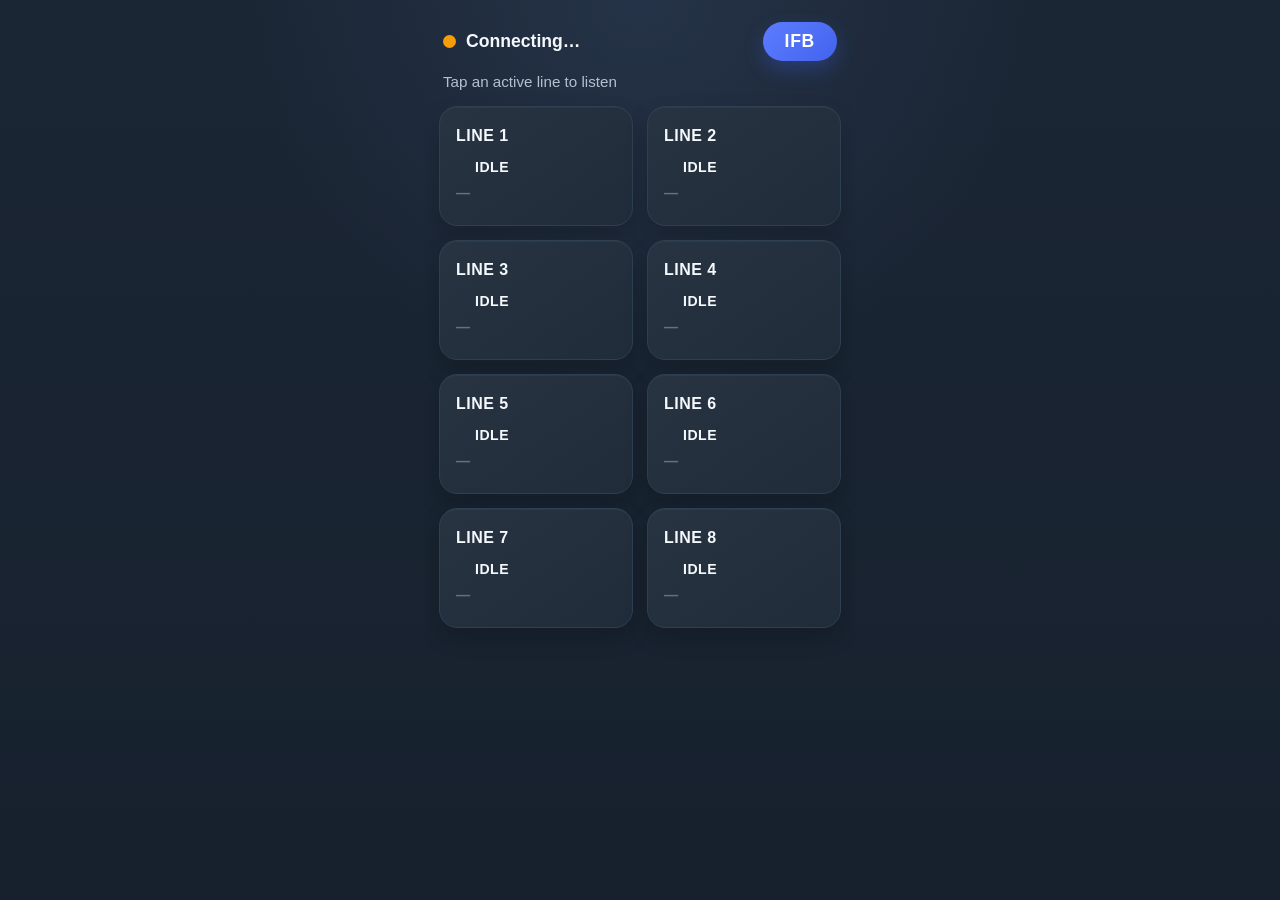
<file: templates/ifb.html>
<!DOCTYPE html>
<html lang="en">
<head>
  <meta charset="UTF-8">
  <meta name="viewport" content="width=device-width, initial-scale=1.0, maximum-scale=1.0, user-scalable=no">
  <meta name="mobile-web-app-capable" content="yes">
  <meta name="apple-mobile-web-app-capable" content="yes">
  <meta name="apple-mobile-web-app-status-bar-style" content="black-translucent">
  <meta name="apple-mobile-web-app-title" content="ProComm IFB">
  <meta name="theme-color" content="#111111">
  <title>ProComm IFB</title>
  <link rel="stylesheet" href="/static/css/ifb.css">
</head>
<body>

<!-- ── Status bar ──────────────────────────────────────────────── -->
<div id="status-bar">
  <span id="status-dot" class="dot dot-connecting"></span>
  <span id="status-text">Connecting…</span>
  <span class="ifb-badge">IFB</span>
</div>

<!-- ── Monitor bar (visible when listening) ────────────────────── -->
<div id="monitor-bar" class="hidden">
  <span class="monitor-pulse"></span>
  <span id="monitor-bar-text">Monitoring Line —</span>
  <button id="btn-stop">Stop</button>
</div>

<!-- ── Hint text ───────────────────────────────────────────────── -->
<div id="hint-text">Tap an active line to listen</div>

<!-- ── Lines grid ──────────────────────────────────────────────── -->
<div id="lines-grid">
  <!-- Cards are built by ifb.js -->
</div>

<!-- ── Toast ────────────────────────────────────────────────────── -->
<div id="toast" class="hidden"></div>

<script src="/static/js/socket.io.min.js"></script>
<script src="/static/js/ifb.js"></script>
</body>
</html>
</file>
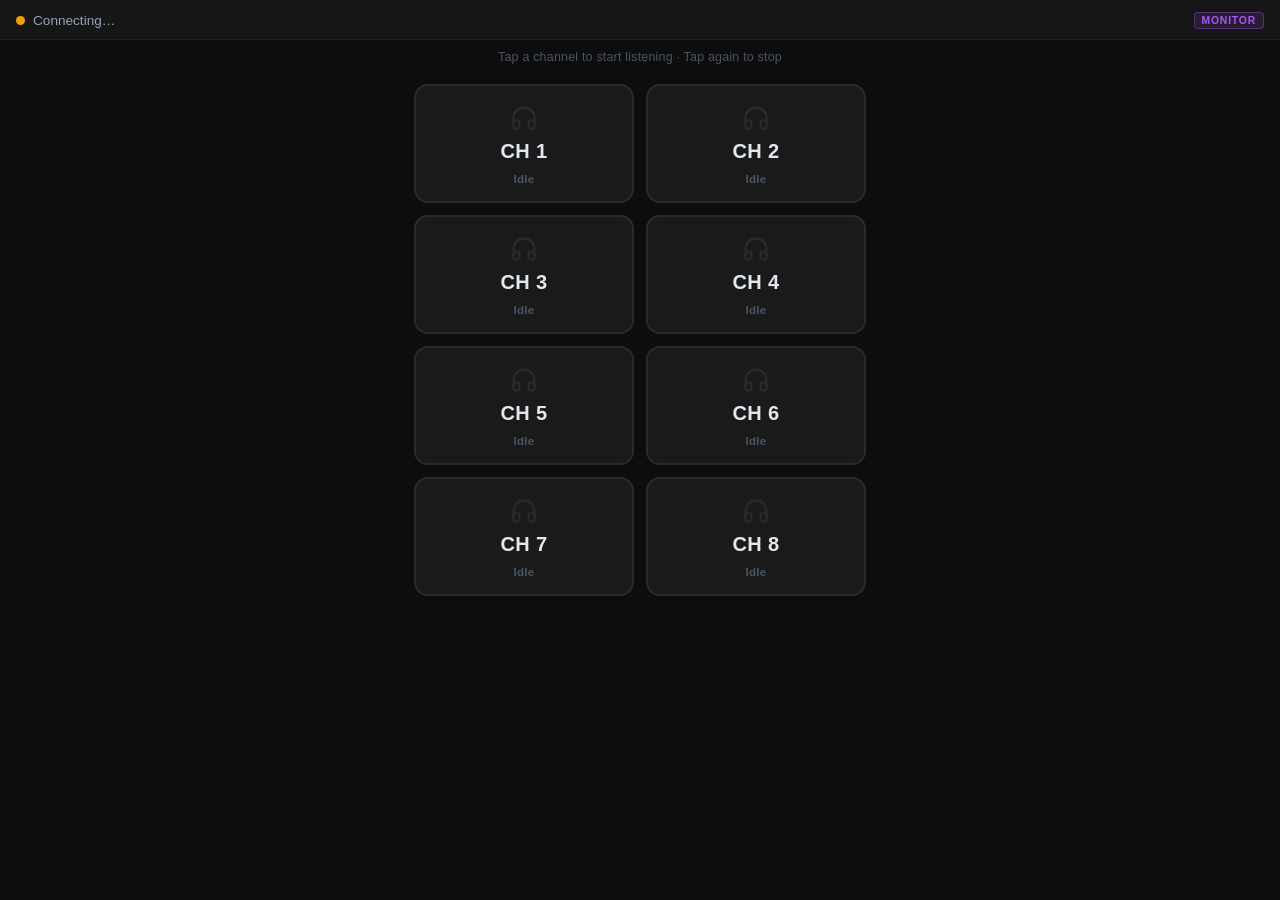
<file: templates/monitor.html>
<!DOCTYPE html>
<html lang="en">
<head>
  <meta charset="UTF-8">
  <meta name="viewport" content="width=device-width, initial-scale=1.0, maximum-scale=1.0, user-scalable=no">
  <meta name="mobile-web-app-capable" content="yes">
  <meta name="apple-mobile-web-app-capable" content="yes">
  <meta name="apple-mobile-web-app-status-bar-style" content="black-translucent">
  <meta name="apple-mobile-web-app-title" content="Interview Monitor">
  <meta name="theme-color" content="#111111">
  <title>ProComm Interview Monitor</title>
  <link rel="stylesheet" href="/static/css/monitor.css?v=20260610">
</head>
<body>

<!-- ── Status bar ──────────────────────────────────────────────────────── -->
<div id="status-bar">
  <span id="status-dot" class="dot dot-connecting"></span>
  <span id="status-text">Connecting…</span>
  <span class="badge">MONITOR</span>
</div>

<!-- ── Hint text ───────────────────────────────────────────────────────── -->
<div id="hint-text">Tap a channel to start listening · Tap again to stop</div>

<!-- ── Channel grid ────────────────────────────────────────────────────── -->
<div id="channel-grid">
  <!-- Cards built by monitor.js -->
</div>

<!-- ── Active bar (shows how many channels are live) ──────────────────── -->
<div id="active-bar" class="hidden">
  <span class="pulse"></span>
  <span id="active-bar-text">Monitoring 0 channels</span>
  <button id="btn-stop-all">Stop All</button>
</div>

<!-- ── Toast ────────────────────────────────────────────────────────────── -->
<div id="toast" class="hidden"></div>

<script src="/static/js/socket.io.min.js"></script>
<script src="/static/js/monitor.js?v=20260610"></script>
</body>
</html>
</file>
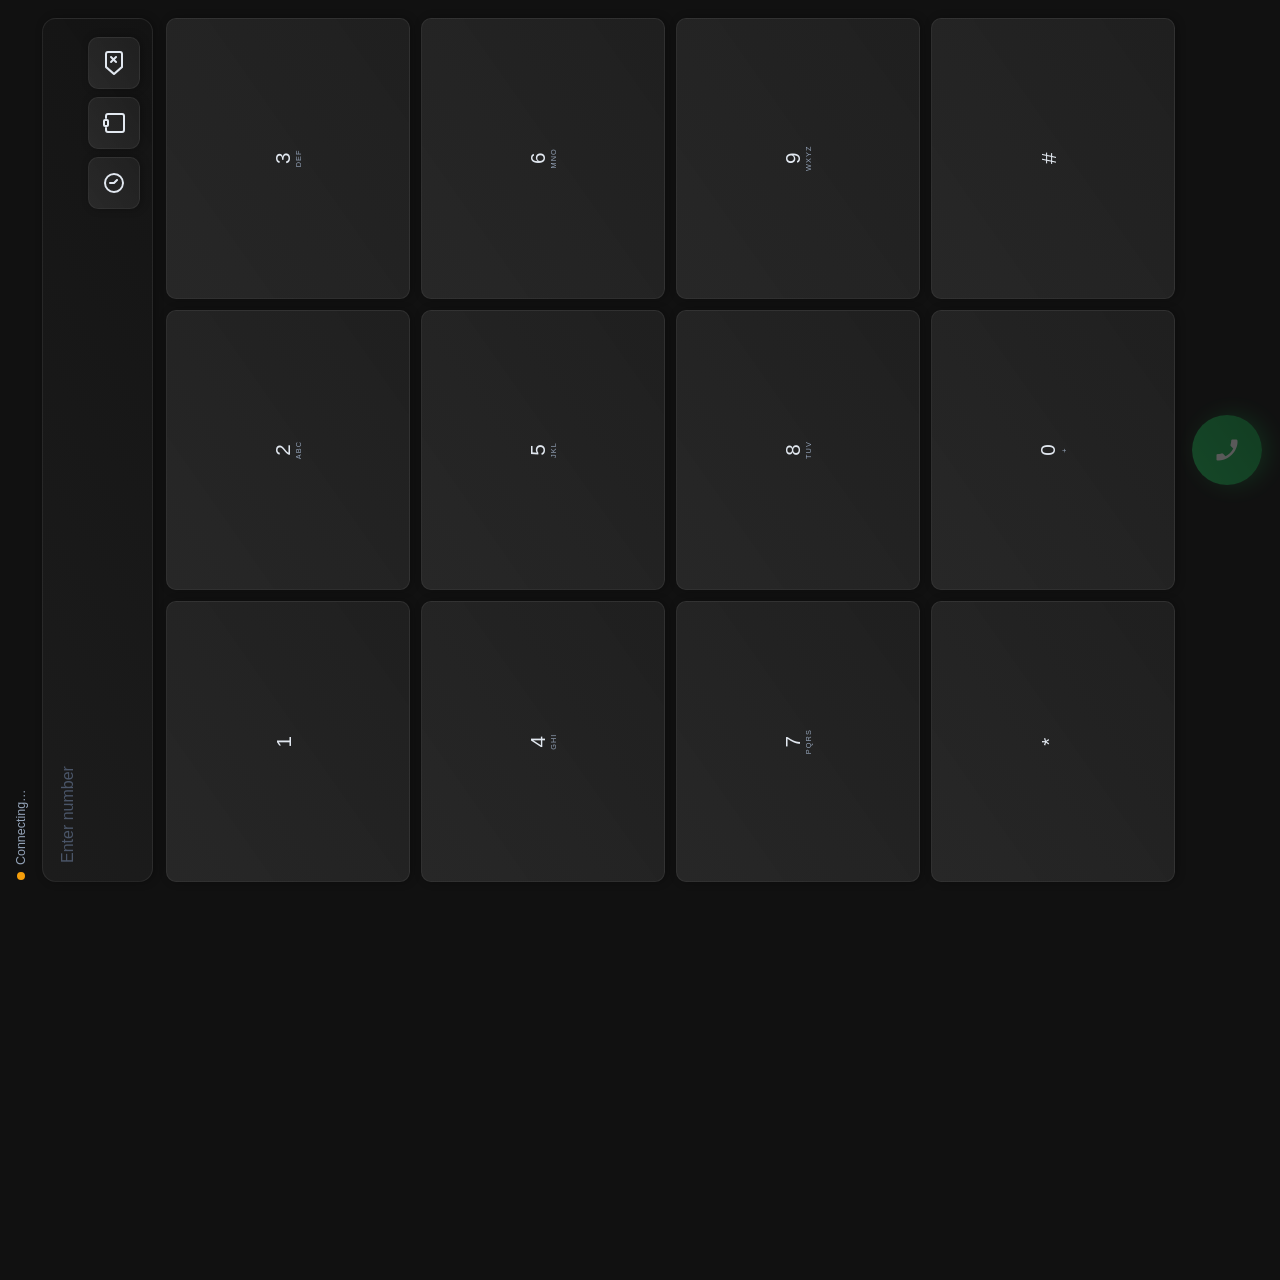
<file: templates/phone.html>
<!DOCTYPE html>
<html lang="en">
<head>
  <meta charset="UTF-8">
  <meta name="viewport" content="width=device-width, initial-scale=1.0, maximum-scale=1.0, user-scalable=no">
  <meta name="mobile-web-app-capable" content="yes">
  <meta name="apple-mobile-web-app-capable" content="yes">
  <meta name="apple-mobile-web-app-status-bar-style" content="black-translucent">
  <meta name="apple-mobile-web-app-title" content="ProComm Phone">
  <meta name="theme-color" content="#1c1c1e">
  <title>ProComm Phone</title>
  <link rel="manifest" href="/static/manifest.json">
  <link rel="stylesheet" href="/static/css/phone.css?v=20260508q">
  <style>
    html,body{background:#111111;margin:0;padding:0;}
    *{box-sizing:border-box;}
  </style>
</head>
<body>

<!-- ── Status bar ──────────────────────────────────────────────── -->
<div id="status-bar">
  <span id="status-dot" class="dot dot-connecting"></span>
  <span id="status-text">Connecting…</span>
  <span id="line-badge" class="line-badge hidden">Line <span id="line-num">—</span></span>
</div>

<!-- ── Number display ──────────────────────────────────────────── -->
<div id="number-display-wrap">
  <div id="number-display">
    <span id="number-text" class="placeholder">Enter number</span>
    <div id="number-actions">
      <!-- Call history -->
      <button id="btn-history" class="action-btn" title="Call history">
        <svg xmlns="http://www.w3.org/2000/svg" viewBox="0 0 24 24" fill="none" stroke="currentColor" stroke-width="2" stroke-linecap="round" stroke-linejoin="round">
          <path d="M12 8v4l3 3"/>
          <circle cx="12" cy="12" r="9"/>
        </svg>
      </button>
      <!-- Paste -->
      <button id="btn-paste" class="action-btn" title="Paste number">
        <svg xmlns="http://www.w3.org/2000/svg" viewBox="0 0 24 24" fill="none" stroke="currentColor" stroke-width="2" stroke-linecap="round" stroke-linejoin="round">
          <rect x="9" y="2" width="6" height="4" rx="1"/>
          <path d="M17 4h2a2 2 0 0 1 2 2v14a2 2 0 0 1-2 2H5a2 2 0 0 1-2-2V6a2 2 0 0 1 2-2h2"/>
        </svg>
      </button>
      <!-- Contact picker — shown only on supporting browsers -->
      <button id="btn-contacts" class="action-btn hidden" title="Pick contact">
        <svg xmlns="http://www.w3.org/2000/svg" viewBox="0 0 24 24" fill="none" stroke="currentColor" stroke-width="2" stroke-linecap="round" stroke-linejoin="round">
          <path d="M17 21v-2a4 4 0 0 0-4-4H5a4 4 0 0 0-4 4v2"/>
          <circle cx="9" cy="7" r="4"/>
          <path d="M23 21v-2a4 4 0 0 0-3-3.87"/>
          <path d="M16 3.13a4 4 0 0 1 0 7.75"/>
        </svg>
      </button>
      <!-- Clear all -->
      <button id="btn-clear" class="action-btn" title="Clear">
        <svg xmlns="http://www.w3.org/2000/svg" viewBox="0 0 24 24" fill="none" stroke="currentColor" stroke-width="2" stroke-linecap="round" stroke-linejoin="round">
          <circle cx="12" cy="12" r="10"/>
          <line x1="15" y1="9" x2="9" y2="15"/>
          <line x1="9" y1="9" x2="15" y2="15"/>
        </svg>
      </button>
      <!-- Backspace -->
      <button id="btn-back" class="action-btn" title="Backspace">
        <svg xmlns="http://www.w3.org/2000/svg" viewBox="0 0 24 24" fill="none" stroke="currentColor" stroke-width="2" stroke-linecap="round" stroke-linejoin="round">
          <path d="M21 4H8l-7 8 7 8h13a2 2 0 0 0 2-2V6a2 2 0 0 0-2-2z"/>
          <line x1="18" y1="9" x2="13" y2="14"/>
          <line x1="13" y1="9" x2="18" y2="14"/>
        </svg>
      </button>
    </div>
  </div>
</div>

<!-- ── Dialpad ──────────────────────────────────────────────────── -->
<div id="dialpad">
  <button class="key" data-digit="1"><span class="key-main">1</span><span class="key-sub"> </span></button>
  <button class="key" data-digit="2"><span class="key-main">2</span><span class="key-sub">ABC</span></button>
  <button class="key" data-digit="3"><span class="key-main">3</span><span class="key-sub">DEF</span></button>
  <button class="key" data-digit="4"><span class="key-main">4</span><span class="key-sub">GHI</span></button>
  <button class="key" data-digit="5"><span class="key-main">5</span><span class="key-sub">JKL</span></button>
  <button class="key" data-digit="6"><span class="key-main">6</span><span class="key-sub">MNO</span></button>
  <button class="key" data-digit="7"><span class="key-main">7</span><span class="key-sub">PQRS</span></button>
  <button class="key" data-digit="8"><span class="key-main">8</span><span class="key-sub">TUV</span></button>
  <button class="key" data-digit="9"><span class="key-main">9</span><span class="key-sub">WXYZ</span></button>
  <button class="key" data-digit="*"><span class="key-main">*</span><span class="key-sub"> </span></button>
  <button class="key" data-digit="0"><span class="key-main">0</span><span class="key-sub">+</span></button>
  <button class="key" data-digit="#"><span class="key-main">#</span><span class="key-sub"> </span></button>
</div>

<!-- ── Call controls ────────────────────────────────────────────── -->
<div id="call-controls">

  <!-- Wide in-call row: Speaker + Mute (hidden at idle, shown in-call) -->
  <div id="incall-wide-row" class="hidden">
    <button id="btn-mute" class="wide-btn" title="Mute">
      <svg xmlns="http://www.w3.org/2000/svg" viewBox="0 0 24 24" fill="none" stroke="currentColor" stroke-width="2">
        <path d="M12 1a3 3 0 0 0-3 3v8a3 3 0 0 0 6 0V4a3 3 0 0 0-3-3z"/>
        <path d="M19 10v2a7 7 0 0 1-14 0v-2"/>
        <line x1="12" y1="19" x2="12" y2="23"/>
        <line x1="8" y1="23" x2="16" y2="23"/>
      </svg>
      <span>Mute</span>
    </button>
  </div>

  <!-- Main action row: call / hangup / redial -->
  <div id="main-btn-row">
    <!-- CALL button (green) -->
    <button id="btn-call" class="call-btn call-btn-green" disabled>
      <svg xmlns="http://www.w3.org/2000/svg" viewBox="0 0 24 24" fill="currentColor">
        <path d="M6.6 10.8c1.4 2.8 3.8 5.1 6.6 6.6l2.2-2.2c.3-.3.7-.4 1-.2 1.1.4 2.3.6 3.6.6.6 0 1 .4 1 1V20c0 .6-.4 1-1 1-9.4 0-17-7.6-17-17 0-.6.4-1 1-1h3.5c.6 0 1 .4 1 1 0 1.3.2 2.5.6 3.6.1.3 0 .7-.2 1L6.6 10.8z"/>
      </svg>
    </button>
    <!-- HANGUP button (red) — visible only in-call -->
    <button id="btn-hangup" class="call-btn call-btn-red hidden">
      <svg xmlns="http://www.w3.org/2000/svg" viewBox="0 0 24 24" fill="currentColor">
        <path d="M6.6 10.8c1.4 2.8 3.8 5.1 6.6 6.6l2.2-2.2c.3-.3.7-.4 1-.2 1.1.4 2.3.6 3.6.6.6 0 1 .4 1 1V20c0 .6-.4 1-1 1-9.4 0-17-7.6-17-17 0-.6.4-1 1-1h3.5c.6 0 1 .4 1 1 0 1.3.2 2.5.6 3.6.1.3 0 .7-.2 1L6.6 10.8z" transform="rotate(135 12 12)"/>
      </svg>
    </button>
    <!-- REDIAL button — visible when idle and last number exists -->
    <button id="btn-redial" class="side-btn hidden" title="Redial last number">
      <svg xmlns="http://www.w3.org/2000/svg" viewBox="0 0 24 24" fill="none" stroke="currentColor" stroke-width="2" stroke-linecap="round" stroke-linejoin="round">
        <polyline points="1 4 1 10 7 10"/>
        <path d="M3.51 15a9 9 0 1 0 .49-4.5"/>
      </svg>
    </button>
  </div>

</div>

<!-- ── In-call overlay ───────────────────────────────────────────── -->
<div id="incall-overlay" class="hidden">
  <div id="incall-number"></div>
  <div id="incall-timer">00:00</div>
</div>

<!-- ── Toast ────────────────────────────────────────────────────── -->
<div id="toast" class="hidden"></div>

<!-- ── Idle timeout overlay ──────────────────────────────────────── -->
<div id="idle-overlay" class="hidden">
  <p id="idle-message">Still there?</p>
  <span id="idle-countdown">30</span>
  <button id="btn-idle-dismiss">Stay Connected</button>
</div>

<!-- ── Call history panel ─────────────────────────────────────────── -->
<div id="history-backdrop" class="hidden"></div>
<div id="history-panel" class="hidden">
  <div id="history-header">
    <span>Recent Calls</span>
    <button id="btn-history-close" class="icon-btn" title="Close">
      <svg xmlns="http://www.w3.org/2000/svg" viewBox="0 0 24 24" fill="none" stroke="currentColor" stroke-width="2.5" stroke-linecap="round" stroke-linejoin="round">
        <line x1="18" y1="6" x2="6" y2="18"/>
        <line x1="6" y1="6" x2="18" y2="18"/>
      </svg>
    </button>
  </div>
  <div id="history-list"></div>
  <button id="btn-history-clear-all">Clear All</button>
</div>


<!-- Hidden tel input for iOS contact picker -->
<input type="tel" id="tel-contact-input" style="position:absolute;opacity:0;pointer-events:none;width:1px;height:1px;top:-100px;left:-100px;">

<script src="/static/js/socket.io.min.js"></script>
<script src="/static/js/phone.js?v=20260508q"></script>
</body>
</html>
</file>
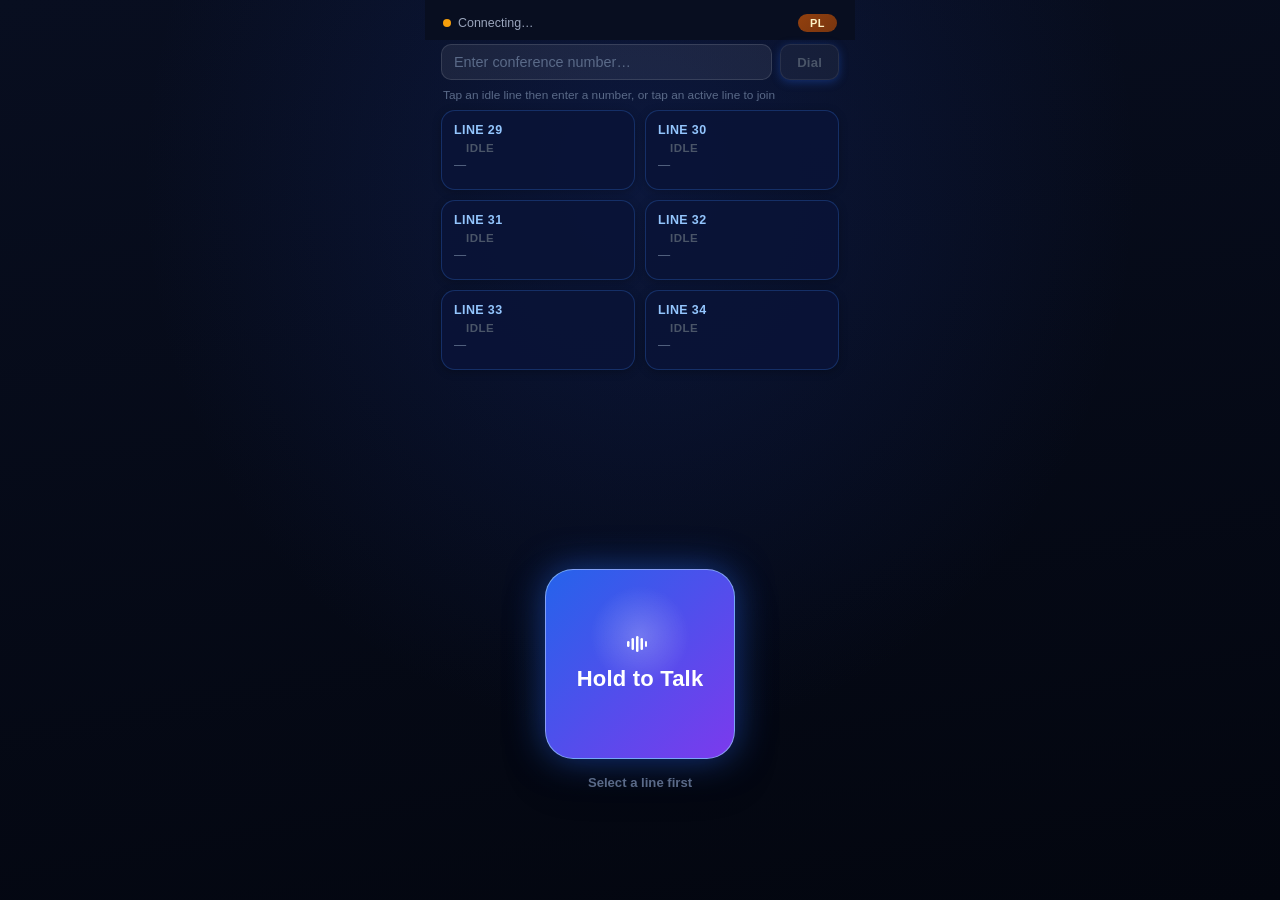
<file: templates/pl.html>
<!DOCTYPE html>
<html lang="en">
<head>
  <meta charset="UTF-8">
  <meta name="viewport" content="width=device-width, initial-scale=1.0, maximum-scale=1.0, user-scalable=no">
  <meta name="mobile-web-app-capable" content="yes">
  <meta name="apple-mobile-web-app-capable" content="yes">
  <meta name="apple-mobile-web-app-status-bar-style" content="black-translucent">
  <meta name="apple-mobile-web-app-title" content="ProComm PL">
  <meta name="theme-color" content="#111111">
  <title>ProComm PL</title>
  <link rel="stylesheet" href="/static/css/pl.css?v=7">
</head>
<body>

<!-- ── Status bar ──────────────────────────────────────────────── -->
<div id="status-bar">
  <span id="status-dot" class="dot dot-connecting"></span>
  <span id="status-text">Connecting…</span>
  <span class="pl-badge">PL</span>
</div>

<!-- ── Dial / Hang Up row ──────────────────────────────────────── -->
<div id="dial-row">
  <input id="num-input" type="tel" placeholder="Enter conference number…" autocomplete="off">
  <button id="btn-action">Dial</button>
</div>

<!-- ── Hint text ───────────────────────────────────────────────── -->
<div id="hint-text">Tap an idle line then enter a number, or tap an active line to join</div>

<!-- ── Lines grid ──────────────────────────────────────────────── -->
<div id="lines-grid">
  <!-- Cards built by pl.js -->
</div>

<!-- ── PTT button ──────────────────────────────────────────────── -->
<div id="ptt-wrap">
  <button id="btn-ptt" class="ptt-idle">Hold to Talk</button>
  <div id="ptt-hint">Select a line first</div>
</div>

<!-- ── Toast ────────────────────────────────────────────────────── -->
<div id="toast" class="hidden"></div>

<script src="/static/js/socket.io.min.js"></script>
<script src="/static/js/pl.js?v=20260610b"></script>
</body>
</html>
</file>
<file: static/css/ifb.css>
/* ── Reset & base ──────────────────────────────────────────────────────── */
*, *::before, *::after { box-sizing: border-box; margin: 0; padding: 0; }

:root {
  --bg:            #17212e;
  --bg-soft:       #1b2736;
  --card:          #202c3a;
  --card-border:   #2e3f52;
  --text-main:     #f5f8fc;
  --text-secondary:#b3c0cf;
  --text-muted:    #5a7490;
  --green:         #5ee079;
  --green-soft:    rgba(94, 224, 121, 0.13);
  --green-glow:    rgba(94, 224, 121, 0.55);
  --amber:         #f59e0b;
  --amber-light:   #fbbf24;
  --amber-bg:      rgba(245,158,11,0.10);
  --amber-border:  rgba(245,158,11,0.35);
  --blue:          #5d7cff;
  --blue-dark:     #4263ee;
}

html, body {
  height: 100%;
  background:
    radial-gradient(circle at top, rgba(90,120,170,0.16), transparent 35%),
    linear-gradient(180deg, #1b2635 0%, #17212e 100%);
  background-attachment: fixed;
  color: var(--text-main);
  font-family: -apple-system, BlinkMacSystemFont, 'SF Pro Display', 'Segoe UI', Roboto, sans-serif;
  -webkit-tap-highlight-color: transparent;
  user-select: none;
  overflow-x: hidden;
  touch-action: manipulation;
}

button { touch-action: manipulation; }

body {
  display: flex;
  flex-direction: column;
  align-items: stretch;
  max-width: 430px;
  margin: 0 auto;
  padding: 0 0 env(safe-area-inset-bottom, 24px);
  min-height: 100dvh;
}

/* ── Status bar ─────────────────────────────────────────────────────────── */
#status-bar {
  display: flex;
  align-items: center;
  gap: 10px;
  padding: 22px 18px 10px;
  font-size: 1.1em;
  font-weight: 700;
  color: var(--text-main);
  flex-shrink: 0;
}

.dot {
  width: 13px;
  height: 13px;
  border-radius: 50%;
  flex-shrink: 0;
}
.dot-connecting {
  background: var(--amber);
  animation: blink 1.4s infinite;
}
.dot-ready {
  background: var(--green);
  box-shadow: 0 0 12px var(--green-glow);
}
.dot-error { background: #dc2626; }

@keyframes blink {
  0%, 100% { opacity: 1; }
  50%       { opacity: 0.3; }
}

.ifb-badge {
  margin-left: auto;
  background: linear-gradient(135deg, var(--blue), var(--blue-dark));
  color: #fff;
  padding: 9px 22px;
  border-radius: 999px;
  font-size: 1em;
  font-weight: 800;
  letter-spacing: 0.04em;
  box-shadow: 0 8px 20px rgba(66,99,238,0.3);
}

/* ── Monitor bar ────────────────────────────────────────────────────────── */
#monitor-bar {
  margin: 4px 16px 10px;
  background: var(--amber-bg);
  border: 1px solid var(--amber-border);
  border-radius: 12px;
  padding: 10px 14px;
  display: flex;
  align-items: center;
  gap: 10px;
  font-size: 0.9em;
  font-weight: 600;
  color: var(--amber-light);
  flex-shrink: 0;
  transition: opacity 0.2s;
}
#monitor-bar.hidden { display: none !important; }

.monitor-pulse {
  width: 9px;
  height: 9px;
  border-radius: 50%;
  background: var(--amber);
  flex-shrink: 0;
  animation: blink 1.4s infinite;
}

#monitor-bar-text { flex: 1; }

#btn-stop {
  background: rgba(220,38,38,0.12);
  border: 1px solid rgba(220,38,38,0.3);
  border-radius: 8px;
  color: #ef4444;
  font-size: 0.82em;
  font-weight: 700;
  padding: 5px 12px;
  cursor: pointer;
  flex-shrink: 0;
}
#btn-stop:active { opacity: 0.7; transform: scale(0.96); }

/* ── Hint text ──────────────────────────────────────────────────────────── */
#hint-text {
  padding: 2px 18px 16px;
  font-size: 0.95em;
  font-weight: 500;
  color: var(--text-secondary);
  flex-shrink: 0;
}
#hint-text.hidden { display: none !important; }

/* ── Lines grid ─────────────────────────────────────────────────────────── */
#lines-grid {
  display: grid;
  grid-template-columns: 1fr 1fr;
  gap: 14px;
  padding: 0 14px 20px;
  flex: 1;
  align-content: start;
}

/* ── Line card ──────────────────────────────────────────────────────────── */
.line-card {
  background:
    linear-gradient(145deg, rgba(255,255,255,0.035), rgba(255,255,255,0)),
    var(--card);
  border: 1.5px solid var(--card-border);
  border-radius: 18px;
  padding: 20px 16px 16px;
  cursor: pointer;
  position: relative;
  transition: transform 0.12s, border-color 0.2s, background 0.2s;
  min-height: 120px;
  box-shadow: inset 0 1px 0 rgba(255,255,255,0.04), 0 10px 22px rgba(0,0,0,0.18);
}
.line-card:active { transform: scale(0.96); }

.line-card.state-idle { opacity: 0.52; cursor: default; }

.line-card.state-active {
  border-color: var(--green);
  background:
    linear-gradient(145deg, var(--green-soft), rgba(255,255,255,0.02)),
    var(--card);
  box-shadow: 0 0 0 1px rgba(94,224,121,0.25), 0 12px 28px rgba(0,0,0,0.22);
  opacity: 1;
  cursor: pointer;
}

.line-card.state-monitoring {
  border-color: var(--amber-border);
  background: var(--amber-bg);
  opacity: 1;
  cursor: pointer;
}

/* ── Card contents ──────────────────────────────────────────────────────── */
.card-line-num {
  font-size: 1em;
  font-weight: 800;
  letter-spacing: 0.03em;
  color: var(--text-main);
  margin-bottom: 14px;
  text-transform: uppercase;
}
.state-active     .card-line-num { color: var(--green); }
.state-monitoring .card-line-num { color: var(--amber-light); }

.card-state-row { display: flex; align-items: center; gap: 9px; margin-bottom: 10px; }

.card-dot { width: 10px; height: 10px; border-radius: 50%; flex-shrink: 0; }
.state-idle       .card-dot { background: #3a4f63; }
.state-active     .card-dot { background: var(--green); box-shadow: 0 0 10px var(--green-glow); animation: blink 1.4s infinite; }
.state-monitoring .card-dot { background: var(--amber); animation: blink 1.4s infinite; }

.card-state-label {
  font-size: 0.88em;
  font-weight: 700;
  text-transform: uppercase;
  letter-spacing: 0.5px;
}
.state-idle       .card-state-label { color: #4a6278; }
.state-active     .card-state-label { color: var(--green); }
.state-monitoring .card-state-label { color: var(--amber); }

.card-caller {
  font-size: 0.88em;
  color: var(--text-muted);
  white-space: nowrap;
  overflow: hidden;
  text-overflow: ellipsis;
  font-weight: 600;
}
.state-active     .card-caller { color: var(--text-secondary); }
.state-monitoring .card-caller { color: #a16207; }

.card-headphones {
  position: absolute;
  top: 10px;
  right: 10px;
  width: 16px;
  height: 16px;
  color: var(--amber-light);
  display: none;
}
.state-monitoring .card-headphones { display: block; }

/* ── Toast ──────────────────────────────────────────────────────────────── */
#toast {
  position: fixed;
  bottom: calc(24px + env(safe-area-inset-bottom, 0px));
  left: 50%;
  transform: translateX(-50%);
  background: rgba(23,33,46,0.92);
  backdrop-filter: blur(14px);
  -webkit-backdrop-filter: blur(14px);
  border: 1px solid rgba(93,124,255,0.2);
  color: #fff;
  padding: 11px 24px;
  border-radius: 24px;
  font-size: 0.88em;
  font-weight: 600;
  white-space: nowrap;
  z-index: 999;
  transition: opacity 0.25s;
}
#toast.hidden { opacity: 0; pointer-events: none; }

/* ── Utility ────────────────────────────────────────────────────────────── */
.hidden { display: none !important; }
</file>
<file: static/css/monitor.css>
/* ── Interview Monitor — mobile-first dark UI ───────────────────────────── */

*, *::before, *::after { box-sizing: border-box; margin: 0; padding: 0; }

body {
  font-family: -apple-system, BlinkMacSystemFont, 'Segoe UI', Roboto, sans-serif;
  background: #0d0d0d;
  color: #e2e8f0;
  min-height: 100vh;
  -webkit-tap-highlight-color: transparent;
  user-select: none;
}

/* ── Status bar ─────────────────────────────────────────────────────────── */
#status-bar {
  display: flex;
  align-items: center;
  gap: 8px;
  padding: 12px 16px 10px;
  background: #161616;
  border-bottom: 1px solid #222;
  position: sticky;
  top: 0;
  z-index: 10;
}

.dot {
  width: 9px;
  height: 9px;
  border-radius: 50%;
  flex-shrink: 0;
}
.dot-connecting { background: #f59e0b; animation: blink 1s infinite; }
.dot-connected  { background: #22c55e; }
.dot-error      { background: #ef4444; }

@keyframes blink {
  0%, 100% { opacity: 1; }
  50%       { opacity: 0.25; }
}

#status-text {
  font-size: 0.85rem;
  color: #94a3b8;
  flex: 1;
}

.badge {
  font-size: 0.65rem;
  font-weight: 700;
  letter-spacing: 0.8px;
  color: #a855f7;
  background: rgba(168, 85, 247, 0.12);
  border: 1px solid rgba(168, 85, 247, 0.35);
  border-radius: 4px;
  padding: 2px 7px;
}

/* ── Hint text ──────────────────────────────────────────────────────────── */
#hint-text {
  text-align: center;
  font-size: 0.78rem;
  color: #4a5568;
  padding: 10px 16px 6px;
  letter-spacing: 0.2px;
}

/* ── Channel grid ───────────────────────────────────────────────────────── */
#channel-grid {
  display: grid;
  grid-template-columns: 1fr 1fr;
  gap: 12px;
  padding: 14px 14px 100px;
  max-width: 480px;
  margin: 0 auto;
}

/* ── Channel card ───────────────────────────────────────────────────────── */
.ch-card {
  background: #1a1a1a;
  border: 2px solid #2a2a2a;
  border-radius: 14px;
  padding: 18px 14px 16px;
  cursor: pointer;
  transition: border-color 0.18s, background 0.18s, box-shadow 0.18s;
  -webkit-tap-highlight-color: transparent;
  touch-action: manipulation;
  min-height: 110px;
  display: flex;
  flex-direction: column;
  align-items: center;
  gap: 8px;
  position: relative;
}

.ch-card:active {
  transform: scale(0.96);
}

/* Inactive state */
.ch-card.state-idle {
  border-color: #2a2a2a;
  background: #1a1a1a;
}

/* Active / monitoring state */
.ch-card.state-active {
  border-color: #a855f7;
  background: rgba(168, 85, 247, 0.07);
  box-shadow: 0 0 18px rgba(168, 85, 247, 0.22);
}

/* Connecting state — waiting for WebRTC answer */
.ch-card.state-connecting {
  border-color: #f59e0b;
  background: rgba(245, 158, 11, 0.06);
}

/* ── Card inner elements ─────────────────────────────────────────────────── */
.card-ch-num {
  font-size: 1.25rem;
  font-weight: 700;
  color: #e2e8f0;
  letter-spacing: 0.3px;
}

.card-jack-label {
  font-size: 0.68rem;
  color: #4a5568;
  text-transform: uppercase;
  letter-spacing: 0.6px;
}

.card-status {
  font-size: 0.72rem;
  font-weight: 600;
  letter-spacing: 0.3px;
  color: #4a5568;
  margin-top: 2px;
}

.state-active  .card-status { color: #a855f7; }
.state-connecting .card-status { color: #f59e0b; }

/* Headphone icon */
.card-icon {
  width: 28px;
  height: 28px;
  color: #2a2a2a;
  transition: color 0.18s;
}
.state-active     .card-icon { color: #a855f7; }
.state-connecting .card-icon { color: #f59e0b; }

/* Live pulse dot on active card */
.card-pulse {
  width: 8px;
  height: 8px;
  border-radius: 50%;
  background: #a855f7;
  position: absolute;
  top: 10px;
  right: 10px;
  animation: pulse-ring 1.4s ease infinite;
  display: none;
}
.state-active .card-pulse { display: block; }

@keyframes pulse-ring {
  0%   { opacity: 1;   transform: scale(1); }
  70%  { opacity: 0.2; transform: scale(1.8); }
  100% { opacity: 0;   transform: scale(2.2); }
}

/* ── Active bar ─────────────────────────────────────────────────────────── */
#active-bar {
  position: fixed;
  bottom: 0;
  left: 0;
  right: 0;
  background: #1e1032;
  border-top: 1px solid rgba(168, 85, 247, 0.3);
  display: flex;
  align-items: center;
  gap: 10px;
  padding: 14px 18px;
  max-width: 480px;
  margin: 0 auto;
  z-index: 20;
}

#active-bar.hidden { display: none !important; }

.pulse {
  width: 10px;
  height: 10px;
  border-radius: 50%;
  background: #a855f7;
  flex-shrink: 0;
  animation: blink 1s infinite;
}

#active-bar-text {
  flex: 1;
  font-size: 0.85rem;
  color: #c4b5fd;
  font-weight: 500;
}

#btn-stop-all {
  background: rgba(168, 85, 247, 0.18);
  border: 1px solid rgba(168, 85, 247, 0.45);
  color: #c4b5fd;
  border-radius: 8px;
  padding: 7px 14px;
  font-size: 0.8rem;
  font-weight: 600;
  cursor: pointer;
  -webkit-tap-highlight-color: transparent;
}
#btn-stop-all:active { opacity: 0.7; }

/* ── Toast ──────────────────────────────────────────────────────────────── */
#toast {
  position: fixed;
  bottom: 70px;
  left: 50%;
  transform: translateX(-50%);
  background: #2d2d2d;
  color: #e2e8f0;
  padding: 9px 18px;
  border-radius: 20px;
  font-size: 0.82rem;
  pointer-events: none;
  z-index: 99;
  white-space: nowrap;
  max-width: 90vw;
  text-align: center;
}
#toast.hidden { display: none; }
</file>
<file: static/css/phone.css>
/* ── Reset & base ─────────────────────────────────────────────── */
*, *::before, *::after { box-sizing: border-box; margin: 0; padding: 0; }

:root {
  --bg:           #111111;
  --bg2:          #0f0f0f;
  --surface:      rgba(55,55,55,0.6);
  --surface2:     rgba(80,80,80,0.7);
  --border:       rgba(80,80,80,0.3);
  --text:         #e2e8f0;
  --text-dim:     #94a3b8;
  --text-ph:      #4a5568;
  --green:        #16a34a;
  --green-light:  #22c55e;
  --red:          #dc2626;
  --red-light:    #ef4444;
  --accent:       #4f6ef7;
  --accent-light: #818cf8;
  --key-bg:       linear-gradient(145deg, rgba(55,55,55,0.6) 0%, rgba(35,35,35,0.8) 100%);
  --key-shadow:   0 2px 8px rgba(0,0,0,0.3);
  --key-shadow-press: 0 1px 4px rgba(0,0,0,0.2);
  --btn-shadow:   0 6px 20px rgba(0,0,0,0.4);
}

html, body {
  height: 100%;
  background: linear-gradient(170deg, var(--bg) 0%, var(--bg2) 100%);
  background-attachment: fixed;
  color: var(--text);
  font-family: -apple-system, BlinkMacSystemFont, 'SF Pro Display', 'Segoe UI', Roboto, sans-serif;
  -webkit-tap-highlight-color: transparent;
  user-select: none;
  overflow: hidden;
  touch-action: manipulation;
}

button {
  touch-action: manipulation;
}

/* ── Layout shell ───────────────────────────────────────────── */
body {
  display: flex;
  flex-direction: column;
  align-items: stretch;
  max-width: 430px;
  margin: 0 auto;
  padding: 0 0 env(safe-area-inset-bottom, 0px);
  height: 100dvh;
}

/* ── Status bar ──────────────────────────────────────────────── */
#status-bar {
  display: flex;
  align-items: center;
  gap: 7px;
  padding: 14px 20px 6px;
  font-size: 0.78em;
  font-weight: 500;
  color: var(--text-dim);
  flex-shrink: 0;
  background: var(--bg);
}

.dot {
  width: 8px; height: 8px;
  border-radius: 50%;
  flex-shrink: 0;
}
.dot-connecting { background: #f59e0b; animation: blink 1.4s infinite; }
.dot-ready      { background: var(--green-light); }
.dot-incall     { background: var(--accent); animation: blink 1.4s infinite; }
.dot-error      { background: var(--red); }

@keyframes blink {
  0%, 100% { opacity: 1; }
  50%       { opacity: 0.3; }
}

.line-badge {
  margin-left: auto;
  background: linear-gradient(135deg, var(--accent) 0%, var(--accent-light) 100%);
  color: #fff;
  padding: 3px 12px;
  border-radius: 20px;
  font-size: 0.88em;
  font-weight: 700;
  letter-spacing: 0.2px;
  box-shadow: 0 2px 8px rgba(79,110,247,0.30);
}

/* ── Number display ──────────────────────────────────────────── */
#number-display-wrap {
  padding: 8px 18px 10px;
  flex-shrink: 0;
}

#number-display {
  background: linear-gradient(145deg, rgba(30,30,30,0.9) 0%, rgba(20,20,20,0.95) 100%);
  border: 1px solid var(--border);
  border-radius: 14px;
  padding: 16px 18px 12px;
  box-shadow: 0 2px 8px rgba(0,0,0,0.3);
}

#number-text {
  font-size: 1.85em;
  font-weight: 600;
  letter-spacing: 3px;
  color: var(--text);
  white-space: nowrap;
  overflow: hidden;
  text-overflow: ellipsis;
  display: block;
  min-height: 1.2em;
}
#number-text.placeholder {
  font-size: 1em;
  font-weight: 400;
  color: var(--text-ph);
  letter-spacing: normal;
}

#number-actions {
  display: flex;
  justify-content: flex-end;
  gap: 8px;
  margin-top: 10px;
}

.action-btn {
  background: var(--key-bg);
  border: 1px solid var(--border);
  border-radius: 10px;
  color: #e2e8f0;
  width: 52px; height: 52px;
  display: flex; align-items: center; justify-content: center;
  cursor: pointer;
  transition: background 0.15s;
  box-shadow: var(--key-shadow);
}
.action-btn svg { width: 24px; height: 24px; stroke-width: 2; }
.action-btn-label {
  font-size: 0.72em;
  font-weight: 700;
  letter-spacing: 0.08em;
  color: var(--text-dim);
}
.action-btn:active {
  background: var(--surface2);
  box-shadow: none;
  transform: scale(0.93);
}

/* ── Dialpad ─────────────────────────────────────────────────── */
#dialpad {
  display: grid;
  grid-template-columns: repeat(3, 1fr);
  gap: 11px;
  padding: 4px 18px 8px;
  flex: 1;
  min-height: 0;
  align-content: center;
}

.key {
  background: var(--key-bg);
  border: 1px solid var(--border);
  border-radius: 10px;
  color: var(--text);
  display: flex;
  flex-direction: column;
  align-items: center;
  justify-content: center;
  padding: 0;
  aspect-ratio: 1.15;
  cursor: pointer;
  transition: transform 0.15s cubic-bezier(0.4,0,0.2,1), box-shadow 0.15s;
  box-shadow: var(--key-shadow);
  gap: 1px;
  touch-action: manipulation;
}
.key:active {
  transform: scale(0.96);
  box-shadow: var(--key-shadow-press);
  background: var(--surface2);
}

.key-main {
  font-size: 1.55em;
  font-weight: 400;
  line-height: 1;
  color: var(--text);
}
.key-sub {
  font-size: 0.55em;
  letter-spacing: 0.15em;
  color: var(--text-dim);
  font-weight: 500;
  min-height: 0.85em;
}

/* ── Call controls ───────────────────────────────────────────── */
#call-controls {
  display: flex;
  flex-direction: column;
  align-items: stretch;
  gap: 10px;
  padding: 10px 20px 18px;
  flex-shrink: 0;
}

/* Wide in-call row */
#incall-wide-row {
  display: flex;
  gap: 12px;
}

/* Main action row */
#main-btn-row {
  display: flex;
  align-items: center;
  justify-content: center;
  gap: 32px;
}

/* Wide speaker / mute buttons */
.wide-btn {
  flex: 1;
  height: 58px;
  border-radius: 16px;
  border: 1.5px solid var(--border);
  background: var(--surface);
  color: var(--text-dim);
  display: flex;
  align-items: center;
  justify-content: center;
  gap: 8px;
  cursor: pointer;
  font-size: 0.88em;
  font-weight: 600;
  letter-spacing: 0.2px;
  transition: transform 0.1s, background 0.15s;
  box-shadow: var(--key-shadow);
  touch-action: manipulation;
}
.wide-btn svg { width: 22px; height: 22px; flex-shrink: 0; }
.wide-btn:active { transform: scale(0.97); box-shadow: none; }

/* Speaker active state (green) */
.wide-btn.speaker-on {
  background: rgba(34,197,94,0.15);
  color: var(--green-light);
  border-color: rgba(34,197,94,0.4);
}

/* Mute active state (red) */
.wide-btn.muted {
  background: rgba(220,38,38,0.10);
  color: var(--red-light);
  border-color: rgba(220,38,38,0.3);
}

.call-btn {
  width: 70px; height: 70px;
  border-radius: 50%;
  border: none;
  display: flex; align-items: center; justify-content: center;
  cursor: pointer;
  transition: transform 0.1s, box-shadow 0.1s;
  flex-shrink: 0;
}
.call-btn svg { width: 28px; height: 28px; }
.call-btn:disabled { opacity: 0.3; cursor: default; }
.call-btn:not(:disabled):active { transform: scale(0.91); box-shadow: none !important; }

.call-btn-green {
  background: linear-gradient(145deg, var(--green-light) 0%, var(--green) 100%);
  color: #fff;
  box-shadow: 0 6px 22px rgba(34,197,94,0.45);
}
.call-btn-red {
  background: linear-gradient(145deg, var(--red-light) 0%, var(--red) 100%);
  color: #fff;
  box-shadow: 0 6px 22px rgba(220,38,38,0.40);
}

.side-btn {
  width: 52px; height: 52px;
  border-radius: 50%;
  border: 1.5px solid var(--border);
  background: var(--surface);
  color: var(--text-dim);
  display: flex; align-items: center; justify-content: center;
  cursor: pointer;
  transition: transform 0.1s, background 0.15s;
  box-shadow: var(--key-shadow);
  flex-shrink: 0;
}
.side-btn svg { width: 20px; height: 20px; }
.side-btn:active { transform: scale(0.92); box-shadow: var(--key-shadow-press); }

/* ── In-call overlay ─────────────────────────────────────────── */
#incall-overlay {
  text-align: center;
  padding: 6px 20px 2px;
  flex-shrink: 0;
}
#incall-number {
  font-size: 1.15em;
  font-weight: 600;
  color: var(--text);
  letter-spacing: 1px;
}
#incall-timer {
  font-size: 0.88em;
  color: var(--accent);
  margin-top: 3px;
  font-variant-numeric: tabular-nums;
  font-weight: 500;
}

/* ── Toast ───────────────────────────────────────────────────── */
#toast {
  position: fixed;
  bottom: calc(26px + env(safe-area-inset-bottom, 0px));
  left: 50%;
  transform: translateX(-50%);
  background: rgba(26,35,64,0.88);
  backdrop-filter: blur(12px);
  -webkit-backdrop-filter: blur(12px);
  color: #fff;
  padding: 10px 22px;
  border-radius: 24px;
  font-size: 0.84em;
  font-weight: 500;
  white-space: nowrap;
  box-shadow: 0 4px 20px rgba(0,0,0,0.22);
  z-index: 999;
  transition: opacity 0.25s;
}
#toast.hidden { opacity: 0; pointer-events: none; }

/* ── Portrait lock ───────────────────────────────────────────────── */
/* Keeps the keypad in portrait at all times. When the device is rotated
   to landscape the page counter-rotates so it always appears upright.   */
/* Portrait lock handled by JS in phone.js */

/* ── In-call revolving ring ──────────────────────────────────── */
@property --ring-pos {
  syntax: '<angle>';
  initial-value: 0deg;
  inherits: false;
}

@keyframes ring-spin {
  to { --ring-pos: 360deg; }
}

#dialpad { position: relative; }
#dialpad.ring-active { align-content: stretch; }
#dialpad.ring-active .key { aspect-ratio: auto; }

#dialpad.ring-active::before {
  content: '';
  position: absolute;
  inset: -3px;
  border-radius: 14px;
  padding: 3px;
  background: conic-gradient(
    from var(--ring-pos),
    transparent        0deg,
    rgba(34,197,94,0)  25deg,
    rgba(34,197,94,.5) 50deg,
    rgba(34,197,94,1)  65deg,
    rgba(34,197,94,.5) 80deg,
    rgba(34,197,94,0)  105deg,
    transparent        105deg
  );
  -webkit-mask:
    linear-gradient(#fff 0 0) content-box,
    linear-gradient(#fff 0 0);
  -webkit-mask-composite: xor;
  mask-composite: exclude;
  animation: ring-spin 2.2s linear infinite;
  pointer-events: none;
  z-index: 1;
}

/* ── Hidden tel input (iOS contact QuickType) ────────────────── */
/* Must remain in-viewport and non-display:none for iOS to focus it.
   font-size:16px prevents iOS from auto-zooming the page on focus.  */
#tel-contact-input {
  position: fixed;
  bottom: 0;
  left: 0;
  width: 1px;
  height: 1px;
  opacity: 0;
  pointer-events: none;
  font-size: 16px;
  border: none;
  background: transparent;
  color: transparent;
  caret-color: transparent;
  padding: 0;
  margin: 0;
  outline: none;
  -webkit-user-select: text;
  user-select: text;
}

/* ── Call History Panel ──────────────────────────────────────── */
#history-backdrop {
  position: fixed;
  inset: 0;
  display: block;
  background: rgba(0,0,0,0.55);
  z-index: 50;
}

#history-panel {
  position: fixed;
  bottom: 0;
  left: 50%;
  transform: translateX(-50%);
  width: 100%;
  max-width: 430px;
  background: #1c1c1e;
  border-radius: 20px 20px 0 0;
  border-top: 1px solid var(--border);
  z-index: 51;
  max-height: 65vh;
  display: flex;
  flex-direction: column;
  padding-bottom: env(safe-area-inset-bottom, 0px);
}

#history-header {
  display: flex;
  align-items: center;
  justify-content: space-between;
  padding: 18px 20px 14px;
  border-bottom: 1px solid var(--border);
  font-size: 1em;
  font-weight: 600;
  color: var(--text);
  flex-shrink: 0;
}

.icon-btn {
  background: var(--surface);
  border: 1px solid var(--border);
  border-radius: 50%;
  width: 32px; height: 32px;
  display: flex; align-items: center; justify-content: center;
  cursor: pointer;
  color: var(--text-dim);
}
.icon-btn svg { width: 16px; height: 16px; }

#history-list {
  overflow-y: auto;
  flex: 1;
  padding: 4px 0;
  -webkit-overflow-scrolling: touch;
}

.history-item {
  display: flex;
  align-items: center;
  gap: 14px;
  padding: 13px 20px;
  cursor: pointer;
  border-bottom: 1px solid rgba(80,80,80,0.12);
}
.history-item:active { background: rgba(255,255,255,0.04); }

.history-dial-btn {
  width: 36px; height: 36px;
  border-radius: 50%;
  border: 1.5px solid var(--border);
  background: var(--surface);
  color: var(--green-light);
  display: flex; align-items: center; justify-content: center;
  flex-shrink: 0;
}
.history-dial-btn svg { width: 16px; height: 16px; }

.history-item-number {
  flex: 1;
  font-size: 1em;
  color: var(--text);
  font-weight: 500;
  letter-spacing: 1px;
}

.history-item-meta {
  font-size: 0.76em;
  color: var(--text-dim);
  text-align: right;
  line-height: 1.5;
}

.history-empty {
  text-align: center;
  padding: 40px 20px;
  color: var(--text-ph);
  font-size: 0.9em;
}

#btn-history-clear-all {
  background: none;
  border: none;
  border-top: 1px solid var(--border);
  color: var(--red-light);
  font-size: 0.85em;
  font-weight: 500;
  padding: 14px;
  cursor: pointer;
  text-align: center;
  flex-shrink: 0;
  width: 100%;
}
#btn-history-clear-all:active { opacity: 0.6; }

/* ── Idle timeout overlay ────────────────────────────────────── */
#idle-overlay {
  position: fixed;
  inset: 0;
  background: rgba(8,8,8,0.93);
  backdrop-filter: blur(14px);
  -webkit-backdrop-filter: blur(14px);
  display: flex;
  flex-direction: column;
  align-items: center;
  justify-content: center;
  gap: 14px;
  z-index: 100;
}

#idle-message {
  font-size: 1.3em;
  font-weight: 600;
  color: var(--text-dim);
  letter-spacing: 0.5px;
}

#idle-countdown {
  font-size: 4em;
  font-weight: 700;
  color: var(--accent-light);
  font-variant-numeric: tabular-nums;
  line-height: 1;
}

#btn-idle-dismiss {
  background: linear-gradient(145deg, var(--accent-light) 0%, var(--accent) 100%);
  color: #fff;
  border: none;
  border-radius: 50px;
  padding: 15px 44px;
  font-size: 1em;
  font-weight: 600;
  cursor: pointer;
  margin-top: 10px;
  box-shadow: 0 6px 20px rgba(79,110,247,0.4);
}
#btn-idle-dismiss:active { transform: scale(0.96); }

/* ── Utility ─────────────────────────────────────────────────── */
.hidden { display: none !important; }

#btn-contacts { display: none !important; }
</file>
<file: static/css/pl.css>
/* ── Reset & base ─────────────────────────────────────────────── */
*, *::before, *::after { box-sizing: border-box; margin: 0; padding: 0; }

:root {
  --bg:           #080e20;
  --bg2:          #03060f;
  --surface:      rgba(40,45,60,0.8);
  --border:       rgba(255,255,255,0.08);
  --text:         #e8edf5;
  --text-dim:     #9aa5bc;
  --text-ph:      #5a6a88;
  --green:        #16a34a;
  --green-light:  #4ade80;
  --amber:        #f59e0b;
  --amber-light:  #fbbf24;
  --amber-bg:     rgba(245,158,11,0.10);
  --amber-border: rgba(245,158,11,0.35);
  --accent:       #6b8eff;
  --accent-light: #93b4ff;
  --blue:         #3b82f6;
  --blue-light:   #60a5fa;
  --blue-dark:    #1d4ed8;
  --card-bg:      rgba(10, 20, 55, 0.95);
  --card-border:  rgba(59, 130, 246, 0.25);
}

html, body {
  height: 100%;
  background:
    radial-gradient(ellipse at 50% 20%, rgba(30, 64, 175, 0.22) 0%, transparent 55%),
    linear-gradient(170deg, var(--bg) 0%, var(--bg2) 100%);
  background-attachment: fixed;
  color: var(--text);
  -webkit-font-smoothing: antialiased;
  font-family: -apple-system, BlinkMacSystemFont, 'SF Pro Display', 'Segoe UI', Roboto, sans-serif;
  -webkit-tap-highlight-color: transparent;
  user-select: none;
  overflow-x: hidden;
  touch-action: manipulation;
}

button { touch-action: manipulation; }

body {
  display: flex;
  flex-direction: column;
  align-items: stretch;
  max-width: 430px;
  margin: 0 auto;
  padding: 0 0 env(safe-area-inset-bottom, 16px);
  min-height: 100dvh;
}

/* ── Status bar ──────────────────────────────────────────────── */
#status-bar {
  display: flex;
  align-items: center;
  gap: 7px;
  padding: 14px 18px 8px;
  font-size: 0.78em;
  font-weight: 500;
  color: var(--text-dim);
  flex-shrink: 0;
  background: var(--bg);
}

.dot {
  width: 8px; height: 8px;
  border-radius: 50%;
  flex-shrink: 0;
}
.dot-connecting { background: #f59e0b; animation: blink 1.4s infinite; }
.dot-ready      { background: var(--green-light); }
.dot-transmit   { background: var(--amber); animation: blink 0.7s infinite; }
.dot-error      { background: #dc2626; }

@keyframes blink {
  0%, 100% { opacity: 1; }
  50%       { opacity: 0.3; }
}

.pl-badge {
  margin-left: auto;
  background: linear-gradient(135deg, #92400e 0%, #78350f 100%);
  color: #fef3c7;
  padding: 3px 12px;
  border-radius: 20px;
  font-size: 0.88em;
  font-weight: 700;
  letter-spacing: 0.5px;
}

/* ── Dial row ────────────────────────────────────────────────── */
#dial-row {
  display: flex;
  gap: 8px;
  padding: 4px 16px 8px;
  flex-shrink: 0;
}

#num-input {
  flex: 1;
  background: rgba(255,255,255,0.07);
  border: 1px solid rgba(255,255,255,0.12);
  border-radius: 10px;
  color: var(--text);
  font-size: 0.9em;
  padding: 9px 12px;
  outline: none;
  font-family: inherit;
  -webkit-appearance: none;
  transition: border-color 0.2s;
}
#num-input:focus {
  border-color: rgba(245,158,11,0.55);
  box-shadow: 0 0 0 3px rgba(245,158,11,0.10);
}
#num-input::placeholder { color: var(--text-ph); }
#num-input:disabled {
  opacity: 0.4;
  pointer-events: none;
}

#btn-action {
  background: linear-gradient(135deg, #1e3a8a 0%, #2563eb 100%);
  border: 1px solid rgba(99,165,250,0.45);
  border-radius: 10px;
  color: #fff;
  font-size: 0.82em;
  font-weight: 700;
  padding: 9px 16px;
  cursor: pointer;
  white-space: nowrap;
  flex-shrink: 0;
  letter-spacing: 0.2px;
  transition: opacity 0.15s;
  box-shadow: 0 2px 10px rgba(37,99,235,0.35);
}
#btn-action:active { opacity: 0.7; transform: scale(0.96); }
#btn-action.hangup {
  background: rgba(220,38,38,0.12);
  border-color: rgba(220,38,38,0.35);
  color: #ef4444;
}
#btn-action.leave {
  background: rgba(220,38,38,0.12);
  border-color: rgba(220,38,38,0.35);
  color: #ef4444;
}
#btn-action.disabled {
  background: rgba(255,255,255,0.05);
  border-color: rgba(255,255,255,0.08);
  color: #4a5568;
  cursor: default;
  pointer-events: none;
}

/* ── Hint text ───────────────────────────────────────────────── */
#hint-text {
  padding: 0 18px 8px;
  font-size: 0.74em;
  color: var(--text-ph);
  flex-shrink: 0;
}
#hint-text.hidden { display: none !important; }

/* ── Lines grid ──────────────────────────────────────────────── */
#lines-grid {
  display: grid;
  grid-template-columns: 1fr 1fr;
  gap: 10px;
  padding: 0 16px 10px;
  flex: 1;
  align-content: start;
}

/* ── Line card ───────────────────────────────────────────────── */
.line-card {
  background: var(--card-bg);
  border: 1px solid var(--card-border);
  border-radius: 14px;
  padding: 12px 12px 10px;
  cursor: pointer;
  position: relative;
  transition: transform 0.12s, border-color 0.2s, background 0.2s;
  min-height: 80px;
  box-shadow: 0 2px 8px rgba(0,0,0,0.25);
}
.line-card:active { transform: scale(0.96); }

/* idle */
.line-card.state-idle {
  cursor: default;
  border-color: rgba(59, 130, 246, 0.3);
  background: rgba(10, 20, 55, 0.9);
}

/* active (someone else is on it, can join) */
.line-card.state-active {
  border-color: rgba(34,197,94,0.45);
  background: rgba(34,197,94,0.06);
}

/* target (selected as next dial destination — red glow) */
.line-card.state-target {
  border-color: rgba(220, 38, 38, 0.9);
  background: rgba(30, 10, 10, 0.95);
  box-shadow:
    0 0 0 2px rgba(220, 38, 38, 0.5),
    0 0 18px rgba(220, 38, 38, 0.55),
    0 0 38px rgba(220, 38, 38, 0.25),
    0 2px 8px rgba(0,0,0,0.4);
}

/* selected (I am on this line, orange) */
.line-card.state-selected {
  border-color: var(--amber-border);
  background: var(--amber-bg);
}

/* ── Card contents ───────────────────────────────────────────── */
.card-line-num {
  font-size: 0.78em;
  font-weight: 700;
  letter-spacing: 0.4px;
  color: #93c5fd;
  margin-bottom: 5px;
  text-transform: uppercase;
}
.state-active   .card-line-num { color: var(--green-light); }
.state-target   .card-line-num { color: #ffffff; font-size: 0.88em; }
.state-selected .card-line-num { color: var(--amber-light); }

.card-state-row {
  display: flex;
  align-items: center;
  gap: 6px;
  margin-bottom: 4px;
}

.card-dot {
  width: 6px; height: 6px;
  border-radius: 50%;
  flex-shrink: 0;
}
.state-idle     .card-dot { background: var(--blue); animation: blink 2.5s infinite; }
.state-active   .card-dot { background: var(--green-light); animation: blink 1.4s infinite; }
.state-target   .card-dot { background: var(--green-light); animation: blink 1.4s infinite; }
.state-selected .card-dot { background: var(--amber); animation: blink 1.4s infinite; }

.card-state-label {
  font-size: 0.72em;
  font-weight: 600;
  text-transform: uppercase;
  letter-spacing: 0.5px;
  color: #4a5568;
}
.state-idle     .card-state-label { color: var(--blue-light); }
.state-active   .card-state-label { color: var(--green-light); }
.state-target   .card-state-label { color: var(--green-light); font-weight: 800; font-size: 0.82em; }
.state-selected .card-state-label { color: var(--amber); }

.card-caller {
  font-size: 0.76em;
  color: var(--text-ph);
  white-space: nowrap;
  overflow: hidden;
  text-overflow: ellipsis;
  margin-top: 2px;
}
.state-active   .card-caller { color: var(--text-dim); }
.state-target   .card-caller { color: #9aa5bc; }
.state-selected .card-caller { color: #d97706; }

.card-badge {
  position: absolute;
  top: 9px; right: 9px;
  font-size: 12px;
  display: none;
}
.state-selected .card-badge { display: block; color: var(--amber-light); }
.state-target   .card-badge { display: block; color: var(--accent-light); }

/* ── PTT wrap ────────────────────────────────────────────────── */
#ptt-wrap {
  margin-top: 24px;
  margin-bottom: 110px; /* safe gap above Safari URL bar */
  padding: 0 16px;
  display: flex;
  flex-direction: column;
  align-items: center;
  gap: 16px;
  flex-shrink: 0;
}

#btn-ptt {
  width: 190px;
  aspect-ratio: 1 / 1;
  border-radius: 28px;
  border: 1px solid rgba(147, 197, 253, 0.7);
  font-family: inherit;
  font-size: 22px;
  font-weight: 900;
  letter-spacing: 0.2px;
  cursor: pointer;
  display: flex;
  flex-direction: column;
  align-items: center;
  justify-content: center;
  gap: 14px;
  transition: transform 0.08s, opacity 0.15s;
  -webkit-user-select: none;
  user-select: none;
  text-align: center;
}
#btn-ptt:active { transform: scale(0.96); }

#btn-ptt.ptt-idle {
  background:
    radial-gradient(circle at 50% 35%, rgba(255,255,255,0.22), transparent 32%),
    linear-gradient(135deg, #2563eb, #7c3aed);
  color: #fff;
  cursor: default;
  box-shadow:
    0 0 36px rgba(37, 99, 235, 0.55),
    0 18px 40px rgba(0, 0, 0, 0.35);
}
#btn-ptt.ptt-ready {
  background:
    radial-gradient(circle at 50% 35%, rgba(255,255,255,0.15), transparent 32%),
    linear-gradient(135deg, #166534, #16a34a);
  border-color: rgba(74, 222, 128, 0.6);
  color: #fff;
  cursor: pointer;
  box-shadow:
    0 0 36px rgba(22, 163, 74, 0.45),
    0 18px 40px rgba(0, 0, 0, 0.35);
}
#btn-ptt.ptt-talking {
  background:
    radial-gradient(circle at 50% 35%, rgba(255,255,255,0.18), transparent 32%),
    linear-gradient(135deg, #92400e, #f59e0b);
  border-color: rgba(251, 191, 36, 0.7);
  color: #fff;
  cursor: pointer;
  box-shadow:
    0 0 36px rgba(245, 158, 11, 0.55),
    0 18px 40px rgba(0, 0, 0, 0.35);
}

.ptt-tx-dot {
  width: 10px; height: 10px;
  border-radius: 50%;
  background: #fff;
  animation: blink 0.7s infinite;
  display: none;
}
#btn-ptt.ptt-talking .ptt-tx-dot { display: block; }

#ptt-hint {
  text-align: center;
  font-size: 0.82em;
  font-weight: 700;
  color: var(--text-ph);
}
#ptt-hint.active { color: var(--text-dim); }

@media (max-width: 430px) {
  #btn-ptt { width: 180px; }
  #ptt-wrap { margin-bottom: 120px; }
}

/* ── Toast ───────────────────────────────────────────────────── */
#toast {
  position: fixed;
  bottom: calc(24px + env(safe-area-inset-bottom, 0px));
  left: 50%;
  transform: translateX(-50%);
  background: rgba(26,35,64,0.88);
  backdrop-filter: blur(12px);
  -webkit-backdrop-filter: blur(12px);
  color: #fff;
  padding: 10px 22px;
  border-radius: 24px;
  font-size: 0.84em;
  font-weight: 500;
  white-space: nowrap;
  z-index: 999;
  transition: opacity 0.25s;
}
#toast.hidden { opacity: 0; pointer-events: none; }

/* ── Utility ─────────────────────────────────────────────────── */
.hidden { display: none !important; }
</file>
